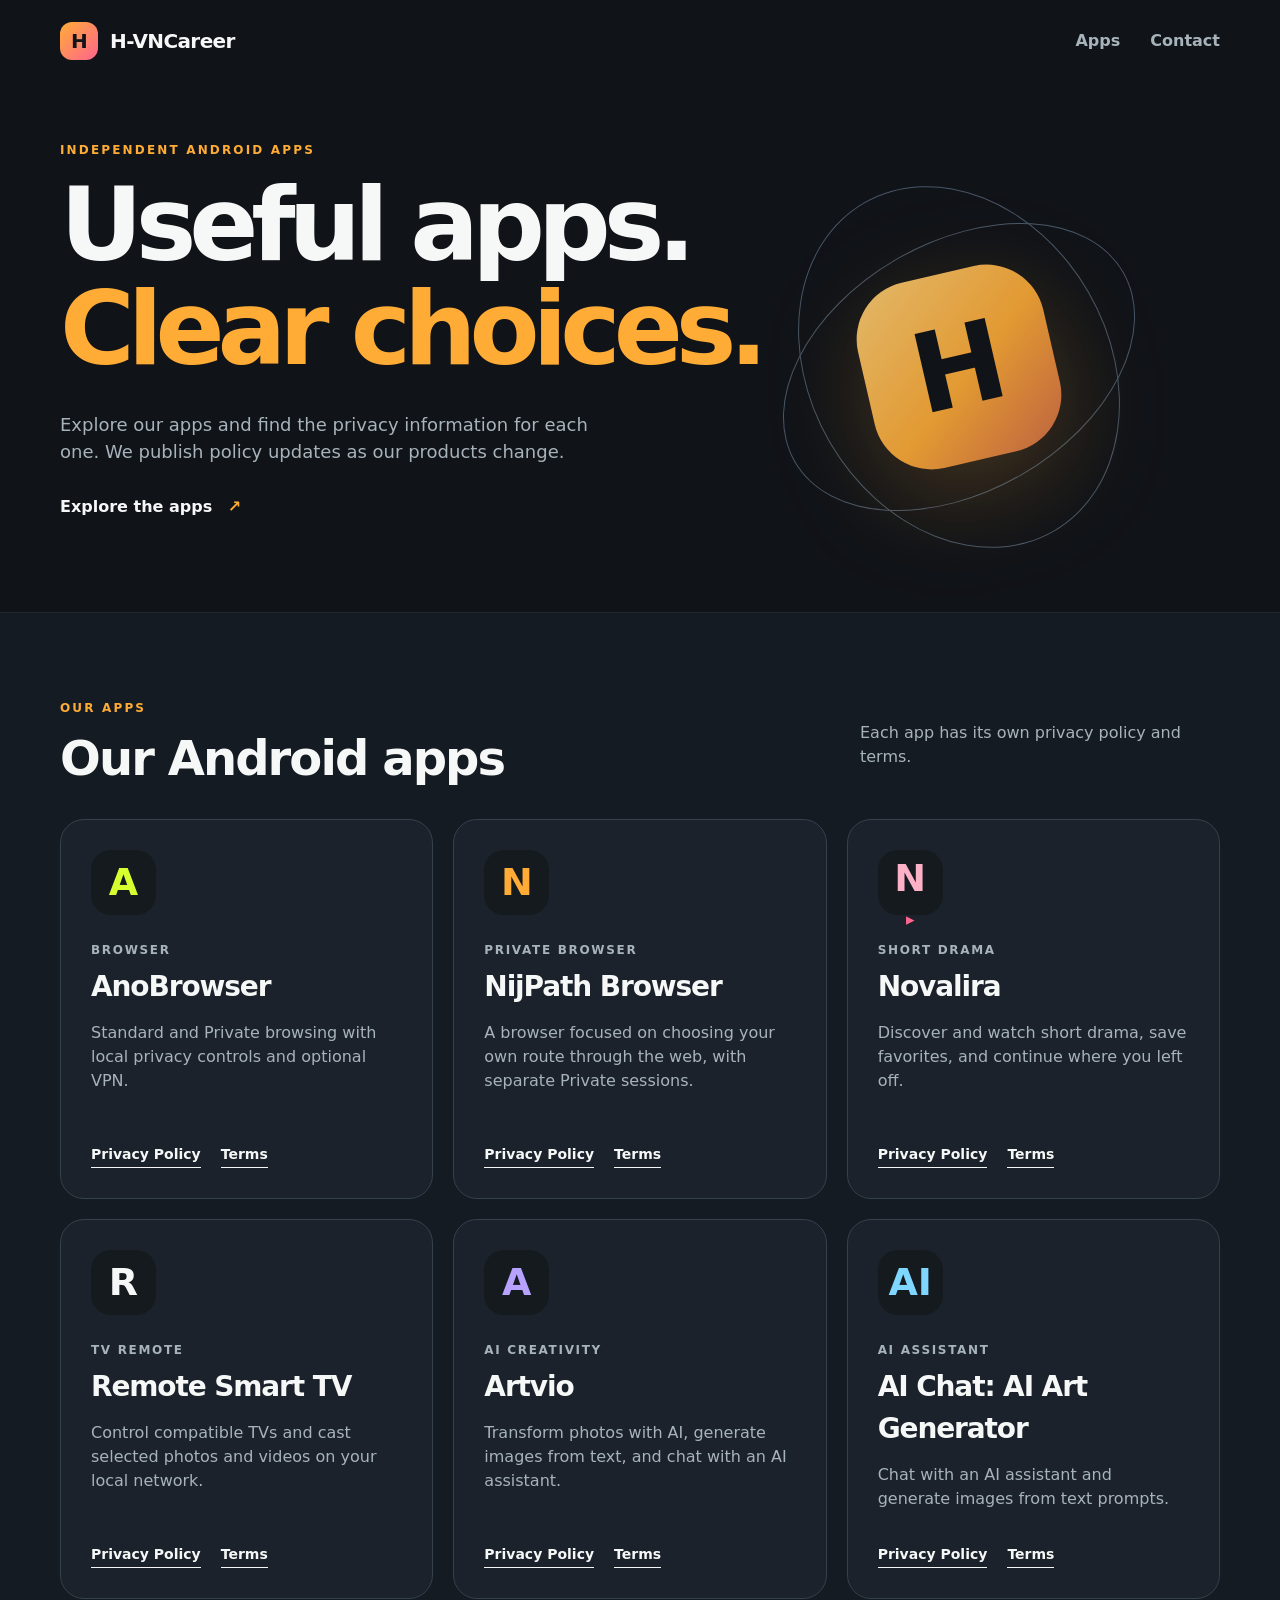
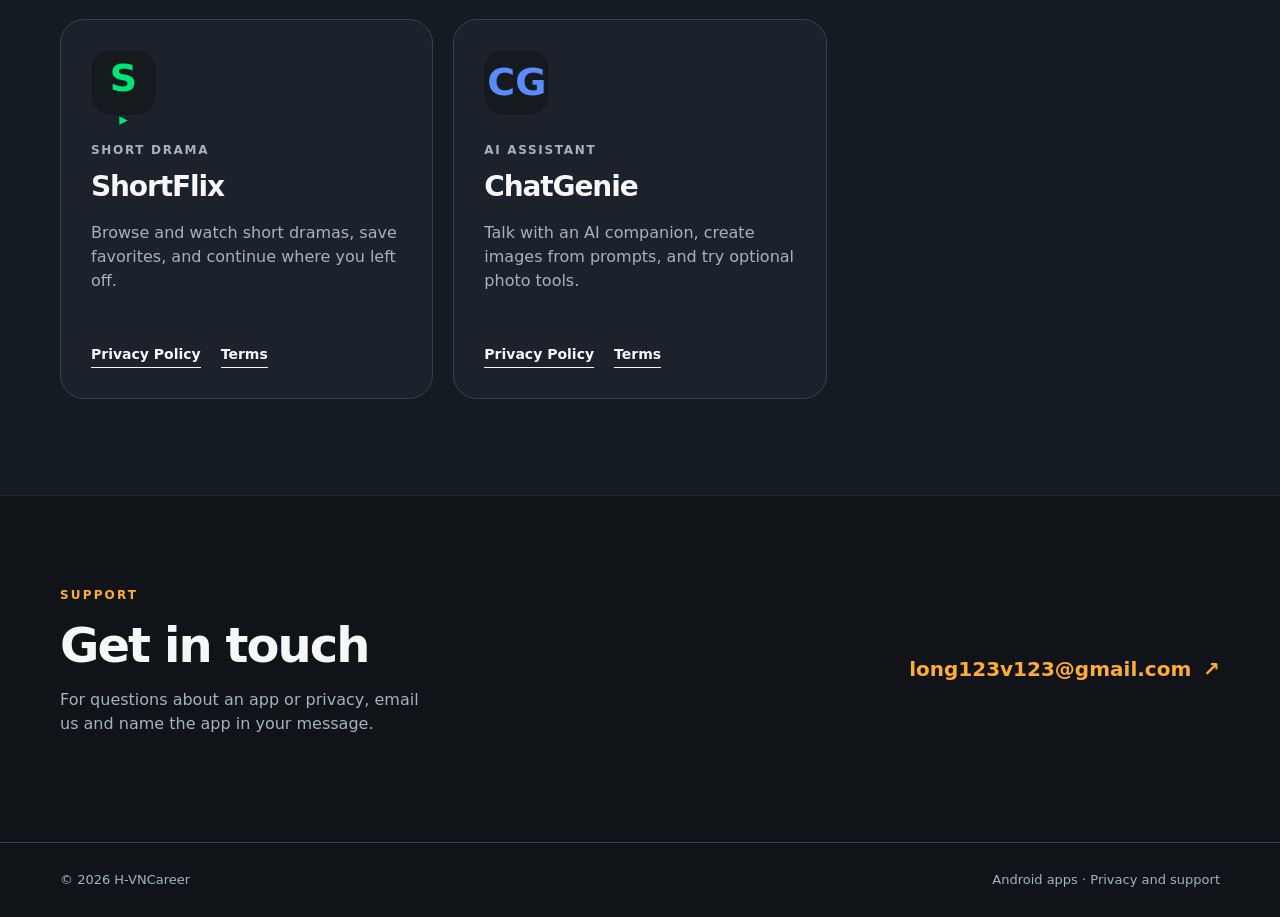
<file: index.html>
<!doctype html>
<html lang="en">
<head>
  <meta charset="utf-8">
  <meta name="viewport" content="width=device-width, initial-scale=1">
  <meta name="theme-color" content="#101318">
  <meta name="description" content="H-VNCareer develops Android apps including AnoBrowser, NijPath Browser, Novalira, Artvio, AI Chat: AI Art Generator, ShortFlix, and ChatGenie. Find support and privacy information.">
  <title>H-VNCareer · Android Apps</title>
  <link rel="stylesheet" href="style.css">
  <link rel="canonical" href="https://hqa-tt.github.io/">
</head>
<body>
  <a class="skip" href="#apps">Skip to apps</a>
  <header class="site-header wrap">
    <a class="brand" href="/" aria-label="H-VNCareer home"><span class="brand-symbol" aria-hidden="true">H</span><span>H-VNCareer</span></a>
    <nav aria-label="Main navigation"><a href="#apps">Apps</a><a href="#contact">Contact</a></nav>
  </header>
  <main>
    <section class="hero wrap" aria-labelledby="hero-title">
      <p class="eyebrow">Independent Android apps</p>
      <h1 id="hero-title">Useful apps.<br><span>Clear choices.</span></h1>
      <p>Explore our apps and find the privacy information for each one. We publish policy updates as our products change.</p>
      <a class="hero-link" href="#apps">Explore the apps <span aria-hidden="true">↗</span></a>
      <div class="hero-art" aria-hidden="true"><div class="orbit orbit-one"></div><div class="orbit orbit-two"></div><div class="art-core">H</div></div>
    </section>
    <section class="apps-section" id="apps" aria-labelledby="apps-title">
      <div class="wrap">
        <div class="section-heading"><div><p class="eyebrow">Our apps</p><h2 id="apps-title">Our Android apps</h2></div><p>Each app has its own privacy policy and terms.</p></div>
        <div class="cards">
          <article class="card ano"><div class="app-mark" aria-hidden="true">A</div><p class="app-kind">Browser</p><h3>AnoBrowser</h3><p>Standard and Private browsing with local privacy controls and optional VPN.</p><div class="card-links"><a href="https://artemisx-sq01.github.io/legal/anobrowser/privacy.html">Privacy Policy</a><a href="https://artemisx-sq01.github.io/legal/anobrowser/terms.html">Terms</a></div></article>
          <article class="card nijpath"><div class="app-mark" aria-hidden="true">N</div><p class="app-kind">Private browser</p><h3>NijPath Browser</h3><p>A browser focused on choosing your own route through the web, with separate Private sessions.</p><div class="card-links"><a href="https://hqa-tt.github.io/legal/nijpath/privacy.html">Privacy Policy</a><a href="https://hqa-tt.github.io/legal/nijpath/terms.html">Terms</a></div></article>
          <article class="card novalira"><div class="app-mark" aria-hidden="true">N<span>▸</span></div><p class="app-kind">Short drama</p><h3>Novalira</h3><p>Discover and watch short drama, save favorites, and continue where you left off.</p><div class="card-links"><a href="https://hqa-tt.github.io/legal/novalira/privacy.html">Privacy Policy</a><a href="https://hqa-tt.github.io/legal/novalira/terms.html">Terms</a></div></article>
          <article class="card remote"><div class="app-mark" aria-hidden="true">R</div><p class="app-kind">TV remote</p><h3>Remote Smart TV</h3><p>Control compatible TVs and cast selected photos and videos on your local network.</p><div class="card-links"><a href="/remote/privacy.html">Privacy Policy</a><a href="/remote/terms.html">Terms</a></div></article>
          <article class="card artvio"><div class="app-mark" aria-hidden="true">A</div><p class="app-kind">AI creativity</p><h3>Artvio</h3><p>Transform photos with AI, generate images from text, and chat with an AI assistant.</p><div class="card-links"><a href="/artvio/privacy.html">Privacy Policy</a><a href="/artvio/terms.html">Terms</a></div></article>
          <article class="card aichat"><div class="app-mark" aria-hidden="true">AI</div><p class="app-kind">AI assistant</p><h3>AI Chat: AI Art Generator</h3><p>Chat with an AI assistant and generate images from text prompts.</p><div class="card-links"><a href="/aichat02/privacy.html">Privacy Policy</a><a href="/aichat02/terms.html">Terms</a></div></article>
          <article class="card shortflix"><div class="app-mark" aria-hidden="true">S<span>▸</span></div><p class="app-kind">Short drama</p><h3>ShortFlix</h3><p>Browse and watch short dramas, save favorites, and continue where you left off.</p><div class="card-links"><a href="https://hqa-tt.github.io/legal/shortflix/privacy.html">Privacy Policy</a><a href="https://hqa-tt.github.io/legal/shortflix/terms.html">Terms</a></div></article>
          <article class="card chatgenie"><div class="app-mark" aria-hidden="true">CG</div><p class="app-kind">AI assistant</p><h3>ChatGenie</h3><p>Talk with an AI companion, create images from prompts, and try optional photo tools.</p><div class="card-links"><a href="/chatgenie/privacy.html">Privacy Policy</a><a href="/chatgenie/terms.html">Terms</a></div></article>
        </div>
      </div>
    </section>
    <section class="contact wrap" id="contact" aria-labelledby="contact-title"><div><p class="eyebrow">Support</p><h2 id="contact-title">Get in touch</h2><p>For questions about an app or privacy, email us and name the app in your message.</p></div><a href="mailto:long123v123@gmail.com">long123v123@gmail.com <span aria-hidden="true">↗</span></a></section>
  </main>
  <footer><div class="wrap footer-inner"><span>© 2026 H-VNCareer</span><span>Android apps · Privacy and support</span></div></footer>
</body>
</html>
</file>
<file: style.css>
:root{color-scheme:dark;--bg:#101318;--panel:#1b222b;--line:#35414c;--text:#f6f8f7;--muted:#a7b3ba;--orange:#ffac36;--lime:#d7ff2f;--pink:#ff658e;font-family:Inter,ui-sans-serif,system-ui,-apple-system,BlinkMacSystemFont,"Segoe UI",sans-serif}
*{box-sizing:border-box}html{scroll-behavior:smooth}body{margin:0;background:var(--bg);color:var(--text);line-height:1.5}a{color:inherit}a:focus-visible{outline:2px solid var(--orange);outline-offset:4px}.wrap{width:min(1160px,calc(100% - 48px));margin:auto}.skip{position:absolute;left:-9999px;top:10px;padding:8px 14px;background:var(--orange);color:#101318}.skip:focus{left:10px;z-index:10}.site-header{height:82px;display:flex;align-items:center;justify-content:space-between}.brand{display:flex;align-items:center;gap:12px;text-decoration:none;font-weight:800;font-size:20px;letter-spacing:-.03em}.brand-symbol{display:grid;place-items:center;width:38px;height:38px;background:linear-gradient(135deg,var(--orange),var(--pink));color:#131418;border-radius:12px}.site-header nav{display:flex;gap:30px}.site-header nav a{text-decoration:none;color:var(--muted);font-weight:600}.site-header nav a:hover,.card-links a:hover{color:var(--orange)}.hero{position:relative;min-height:530px;display:flex;flex-direction:column;justify-content:center;padding:56px 0 90px;overflow:hidden}.eyebrow{text-transform:uppercase;letter-spacing:.18em;font-size:12px;font-weight:800;color:var(--orange);margin:0 0 14px}.hero h1{font-size:clamp(56px,8vw,102px);line-height:1.02;letter-spacing:-.07em;margin:0 0 30px;max-width:760px;position:relative;z-index:1}.hero h1 span{color:var(--orange)}.hero>p:not(.eyebrow){max-width:540px;font-size:18px;color:var(--muted);margin:0 0 30px;position:relative;z-index:1}.hero-link{font-weight:750;text-decoration:none;position:relative;z-index:1}.hero-link span{color:var(--orange);margin-left:10px}.hero-art{position:absolute;width:430px;height:430px;right:4%;top:70px;display:grid;place-items:center;opacity:.88}.orbit{position:absolute;border:1px solid #506072;border-radius:50%;transform:rotate(-30deg)}.orbit-one{width:380px;height:250px}.orbit-two{width:300px;height:380px}.art-core{width:190px;height:190px;border-radius:58px;display:grid;place-items:center;background:linear-gradient(140deg,#ffcf75,var(--orange) 55%,#d66e47);color:#101318;font-size:110px;font-weight:900;box-shadow:0 30px 100px #ffac3640;transform:rotate(-13deg)}.apps-section{background:#151b22;padding:86px 0 96px;border-top:1px solid #ffffff0c;border-bottom:1px solid #ffffff0c}.section-heading{display:flex;align-items:end;justify-content:space-between;gap:24px;margin-bottom:34px}.section-heading h2,.contact h2{font-size:clamp(32px,4vw,48px);line-height:1.13;letter-spacing:-.04em;margin:0}.section-heading>p,.contact p:not(.eyebrow){color:var(--muted);max-width:360px}.cards{display:grid;grid-template-columns:repeat(3,1fr);gap:20px}.card{background:var(--panel);border:1px solid var(--line);border-radius:24px;padding:30px;min-height:380px;display:flex;flex-direction:column}.app-mark{width:65px;height:65px;border-radius:20px;display:grid;place-items:center;font-size:38px;font-weight:900;background:#141a1e;margin-bottom:26px}.ano .app-mark{color:var(--lime)}.nijpath .app-mark{color:var(--orange)}.novalira .app-mark{color:#fcb1c7}.app-mark span{font-size:17px;color:var(--pink)}.app-kind{font-size:12px;letter-spacing:.14em;text-transform:uppercase;font-weight:800;color:var(--muted);margin:0 0 7px}.card h3{font-size:28px;letter-spacing:-.04em;margin:0 0 13px}.card>p:not(.app-kind){color:var(--muted);margin:0 0 25px}.card-links{display:flex;gap:20px;margin-top:auto;flex-wrap:wrap}.card-links a{text-decoration:none;font-size:14px;font-weight:750;border-bottom:1px solid currentColor;padding-bottom:2px}.contact{padding:90px 0;display:flex;justify-content:space-between;align-items:center;gap:30px}.contact a{color:var(--orange);font-size:20px;font-weight:700;text-decoration:none;overflow-wrap:anywhere}.contact a span{margin-left:5px}footer{border-top:1px solid var(--line);color:var(--muted);font-size:13px}.footer-inner{display:flex;justify-content:space-between;gap:20px;padding:27px 0}@media(max-width:850px){.hero-art{right:-130px;opacity:.23}.cards{grid-template-columns:1fr}.card{min-height:300px}.contact{align-items:flex-start;flex-direction:column}.section-heading{align-items:start;flex-direction:column}}@media(max-width:530px){.wrap{width:min(100% - 32px,1160px)}.site-header{height:72px}.site-header nav{gap:17px;font-size:14px}.hero{min-height:500px}.hero h1{font-size:60px}.hero-art{display:none}.apps-section{padding:65px 0}.card{padding:26px}.footer-inner{flex-direction:column}}

.artvio .app-mark{color:#b7a3ff}
.aichat .app-mark{color:#7fd6ff}
.shortflix .app-mark{color:#00e676}
.shortflix .app-mark span{color:#00e676}
.chatgenie .app-mark{color:#5b8cff}
</file>
